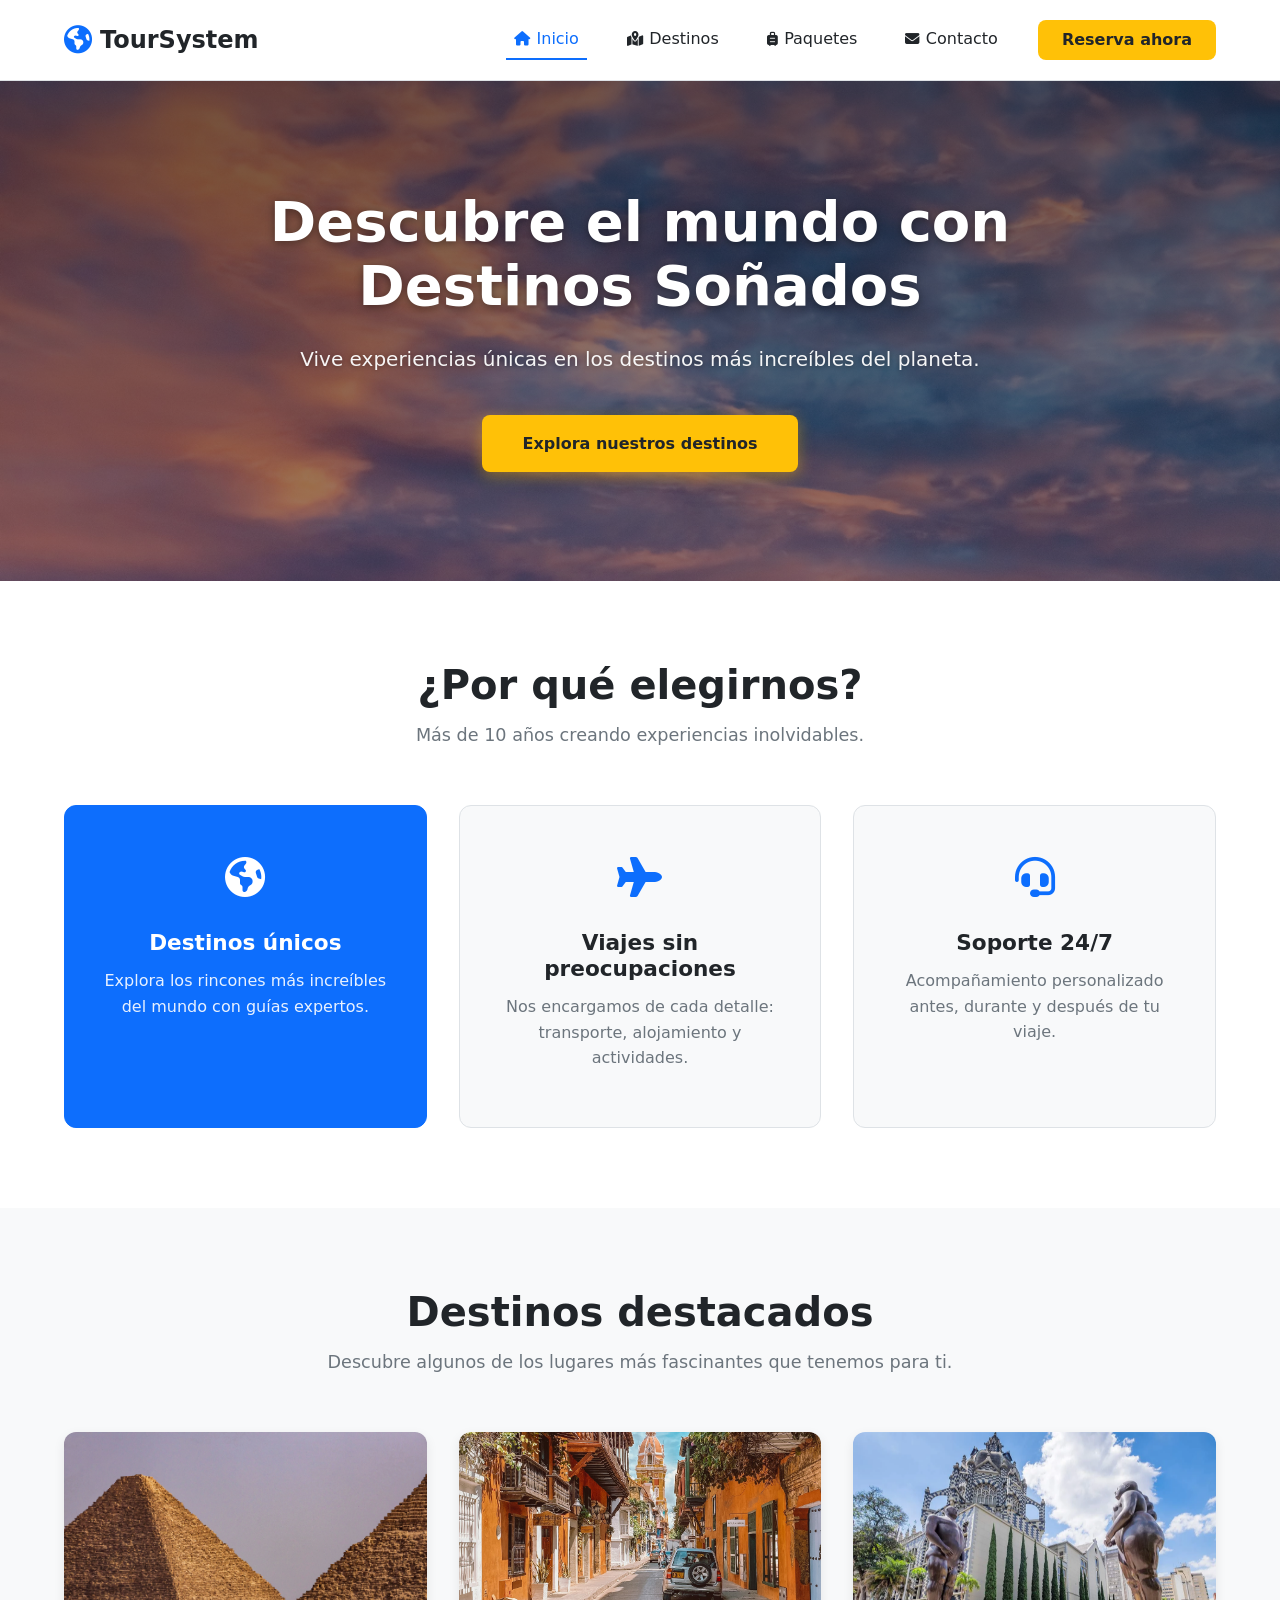
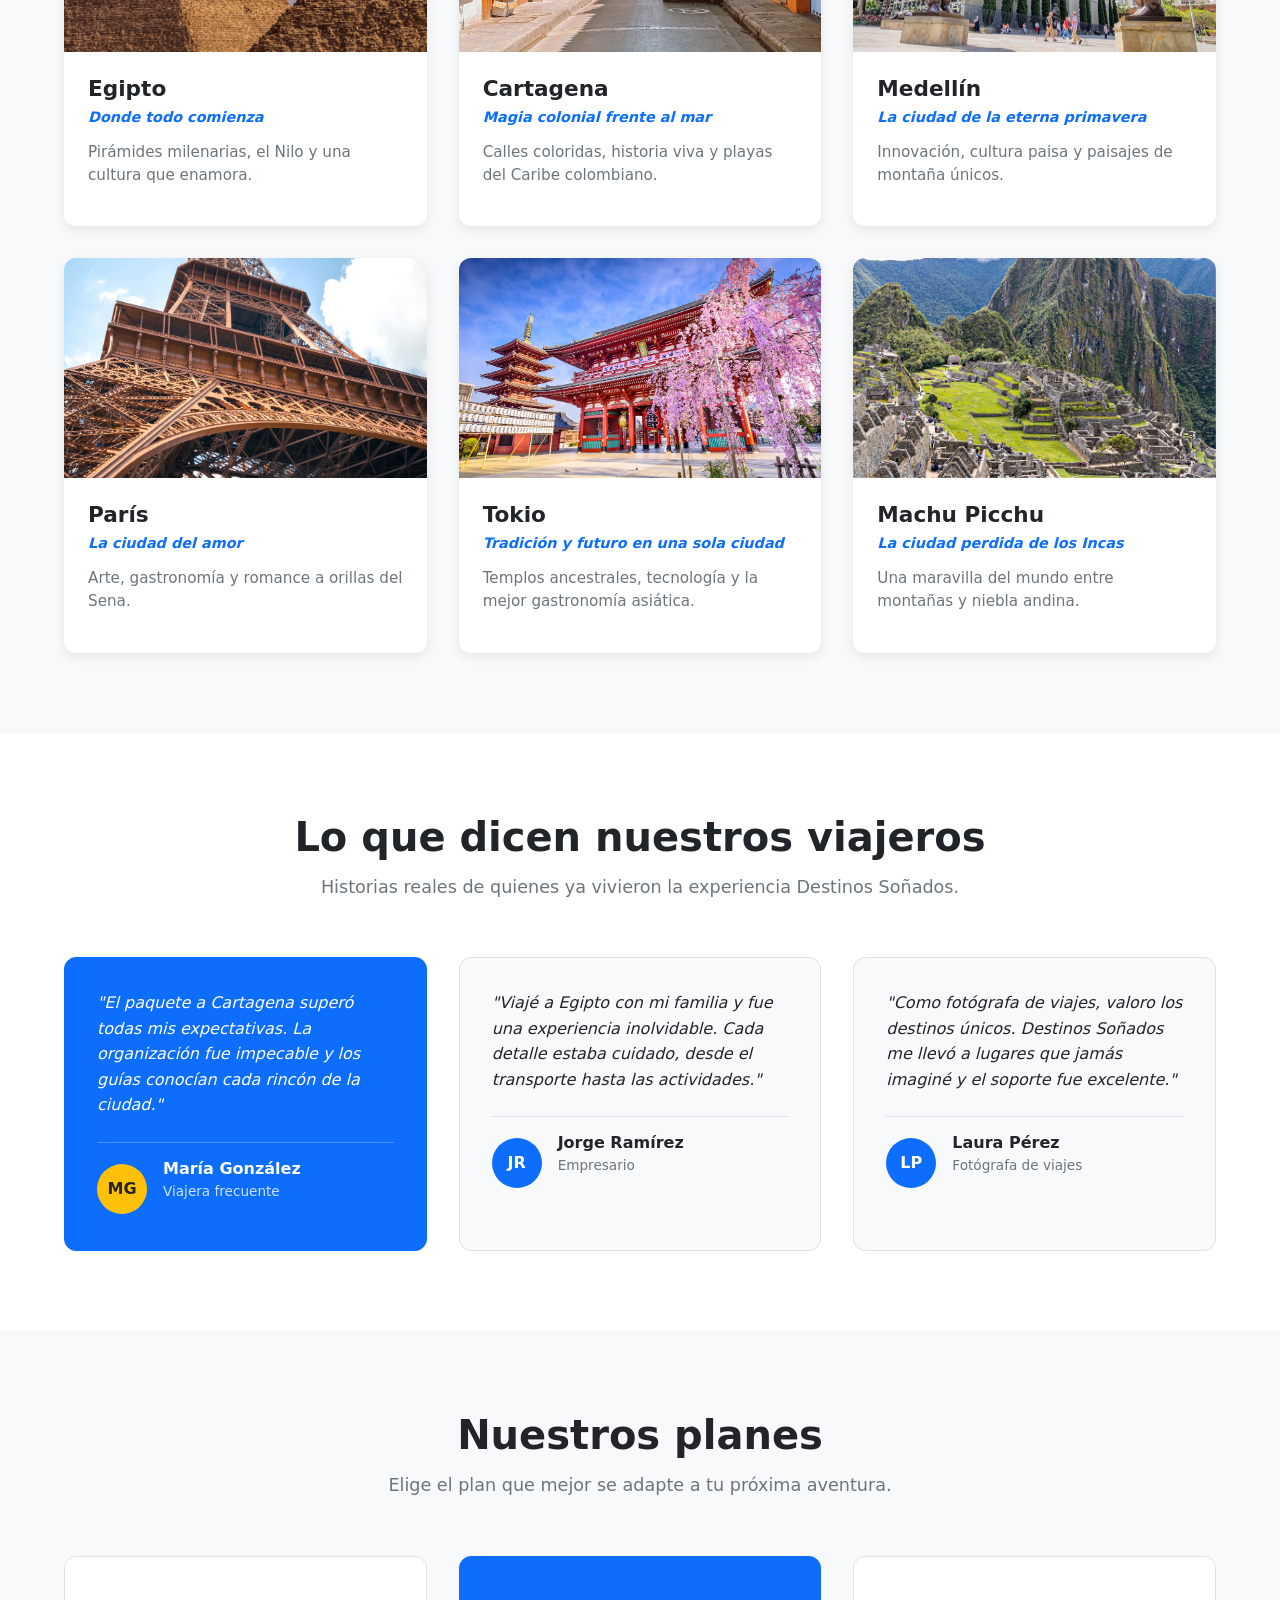
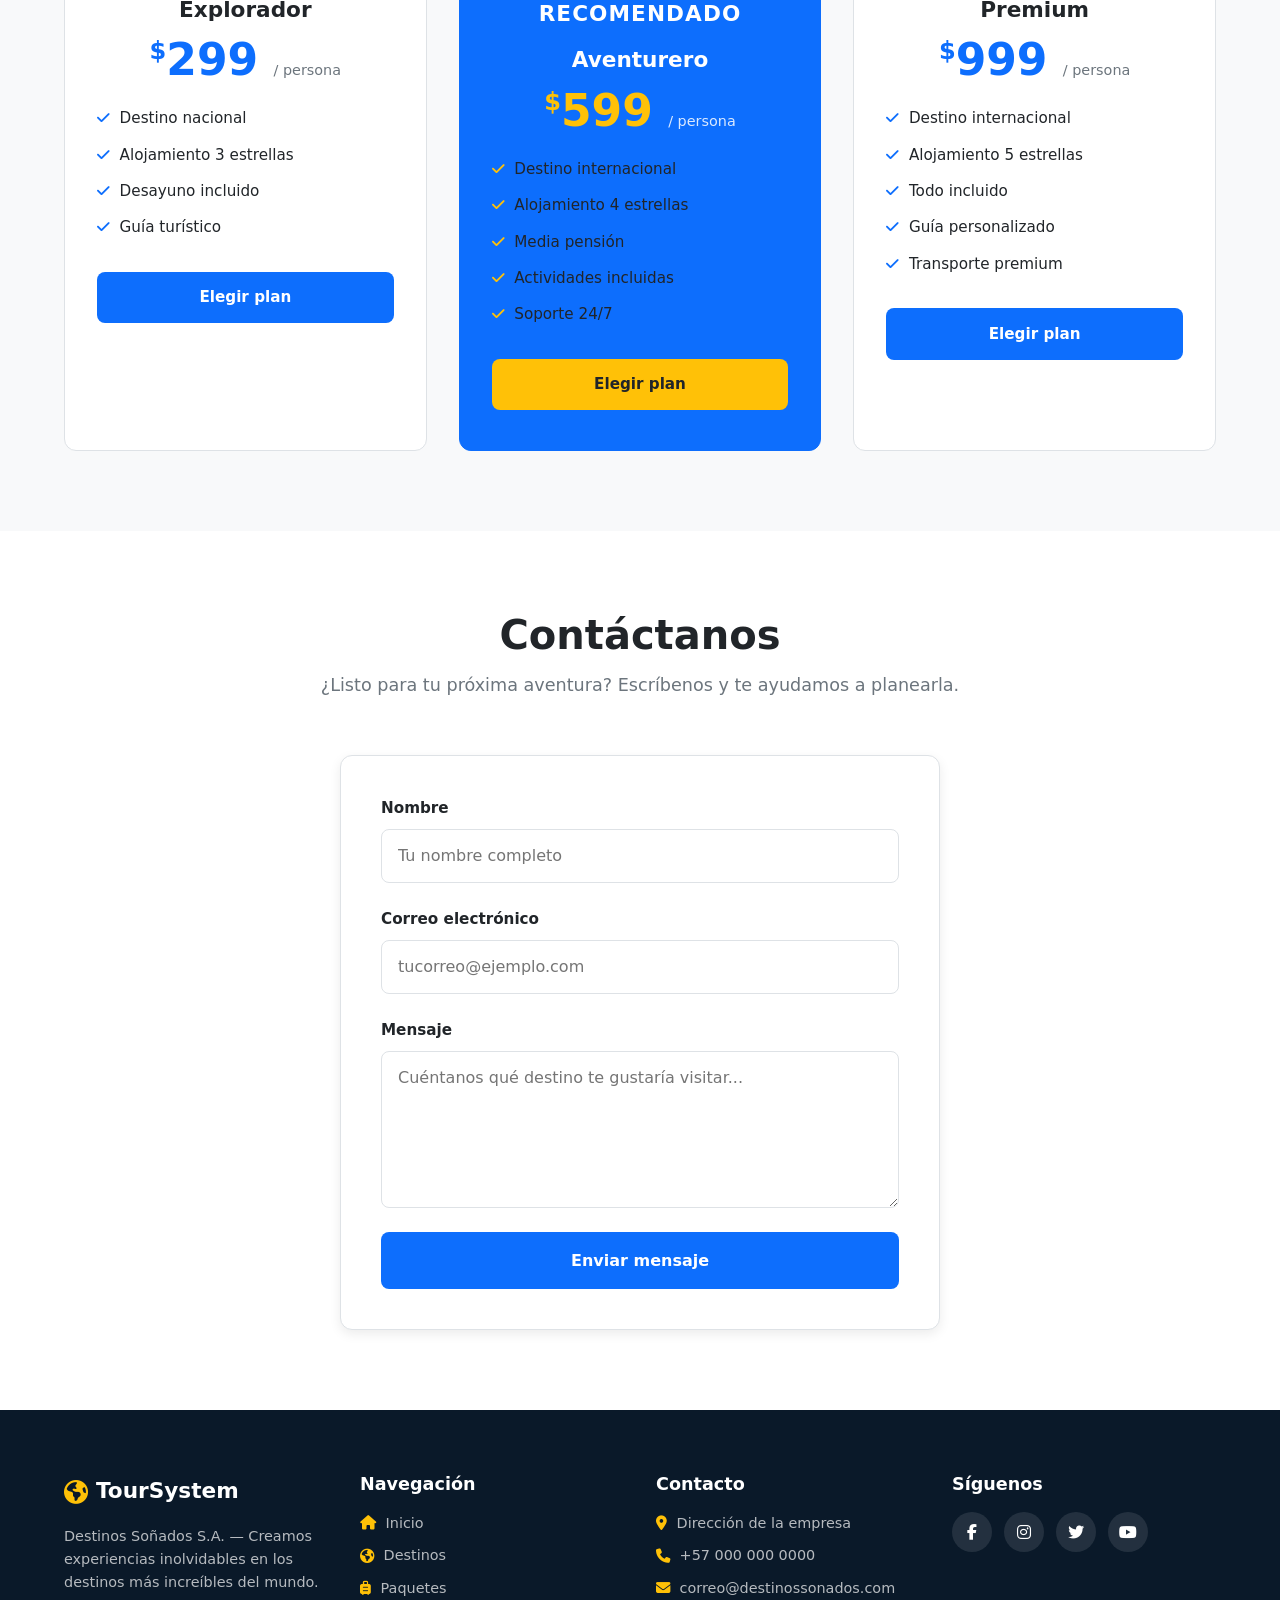
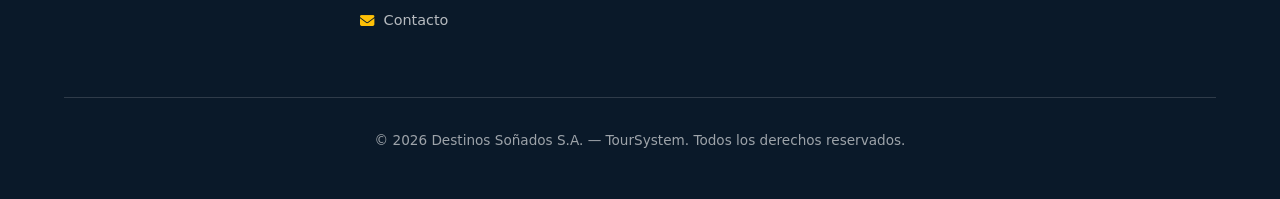
<file: index.html>
<!DOCTYPE html>
<html lang="es">
<head>
    <meta charset="UTF-8">
    <meta name="viewport" content="width=device-width, initial-scale=1.0">
    <title>TourSystem | Destinos Soñados S.A.</title>

    <!-- Bootstrap CSS v5.3.8 -->
    <link href="https://cdn.jsdelivr.net/npm/bootstrap@5.3.8/dist/css/bootstrap.min.css"
        rel="stylesheet"
        integrity="sha384-sRIl4kxILFvY47J16cr9ZwB07vP4J8+LH7qKQnuqkuIAvNWLzeN8tE5YBujZqJLB"
        crossorigin="anonymous"/>

    <!-- Font Awesome (iconos por CDN) -->
    <link rel="stylesheet"href="https://cdnjs.cloudflare.com/ajax/libs/font-awesome/6.5.1/css/all.min.css"/>

    <!-- CSS propio -->
    <link rel="stylesheet" href="css/styles.css" />
</head>
<body>

    <!-- ===================== HEADER ===================== -->
    <header class="header">
        <div class="header__container">

            <!-- Logo -->
            <a href="#" class="header__logo">
                <i class="fa-solid fa-earth-americas header__logo-icon"></i> <!-- Cambiar a Futuro -->
                <span class="header__logo-text">TourSystem</span>
            </a>

            <!-- Navegación -->
            <nav class="header__nav">
                <ul class="header__nav-list">
                    <li class="header__nav-item">
                        <a href="#" class="header__nav-link header__nav-link--active">
                            <i class="fa-solid fa-house header__nav-icon"></i>
                            Inicio
                        </a>
                    </li>
                    <li class="header__nav-item">
                        <a href="#" class="header__nav-link">
                            <i class="fa-solid fa-map-location-dot header__nav-icon"></i>
                            Destinos
                        </a>
                    </li>
                    <li class="header__nav-item">
                        <a href="#" class="header__nav-link">
                            <i class="fa-solid fa-suitcase-rolling header__nav-icon"></i>
                            Paquetes
                        </a>
                    </li>
                    <li class="header__nav-item">
                        <a href="#" class="header__nav-link">
                            <i class="fa-solid fa-envelope header__nav-icon"></i>
                            Contacto
                        </a>
                    </li>
                </ul>
            </nav>

            <!-- Botón CTA -->
            <a href="#" class="header__cta">Reserva ahora</a>

        </div>
    </header>

    <!-- ===================== HERO ===================== -->
    <section class="hero">
        <div class="hero__container">

            <!-- Título principal -->
            <h1 class="hero__title">Descubre el mundo con Destinos Soñados</h1>

            <!-- Subtítulo -->
            <p class="hero__subtitle">
                Vive experiencias únicas en los destinos más increíbles del planeta.
            </p>

            <!-- Botón de acción principal -->
            <a href="#" class="hero__cta">Explora nuestros destinos</a>

        </div>
    </section>

    <!-- Bootstrap JS v5.3.8 (necesario para el carrusel) -->
    <script
        src="https://cdn.jsdelivr.net/npm/bootstrap@5.3.8/dist/js/bootstrap.bundle.min.js"
        integrity="sha384-FKyoEForCGlyvwx9Hj09JcYn3nv7wiPVlz7YYwJrWVcXK/BmnVDxM+D2scQbITxI"
        crossorigin="anonymous"
    ></script>

    <!-- ===================== FEATURES ===================== -->
    <section class="features">
        <div class="features__container">

            <h2 class="features__title">¿Por qué elegirnos?</h2>
            <p class="features__subtitle">
                Más de 10 años creando experiencias inolvidables.
            </p>

            <div class="features__grid">

                <!-- Feature 1 (destacada) -->
                <article class="feature-card feature-card--featured">
                    <div class="feature-card__icon">
                        <i class="fa-solid fa-earth-americas"></i>
                    </div>
                    <h3 class="feature-card__title">Destinos únicos</h3>
                    <p class="feature-card__description">
                        Explora los rincones más increíbles del mundo con guías expertos.
                    </p>
                </article>

                <!-- Feature 2 -->
                <article class="feature-card">
                    <div class="feature-card__icon">
                        <i class="fa-solid fa-plane"></i>
                    </div>
                    <h3 class="feature-card__title">Viajes sin preocupaciones</h3>
                    <p class="feature-card__description">
                        Nos encargamos de cada detalle: transporte, alojamiento y actividades.
                    </p>
                </article>

                <!-- Feature 3 -->
                <article class="feature-card">
                    <div class="feature-card__icon">
                        <i class="fa-solid fa-headset"></i>
                    </div>
                    <h3 class="feature-card__title">Soporte 24/7</h3>
                    <p class="feature-card__description">
                        Acompañamiento personalizado antes, durante y después de tu viaje.
                    </p>
                </article>

            </div>
        </div>
    </section>

    <!-- ===================== DESTINOS DESTACADOS ===================== -->
    <section class="destinations">
        <div class="destinations__container">

            <h2 class="destinations__title">Destinos destacados</h2>
            <p class="destinations__subtitle">
                Descubre algunos de los lugares más fascinantes que tenemos para ti.
            </p>

            <div class="destinations__grid">

                <!-- Card 1: Egipto -->
                <article class="destination-card">
                    <div id="carouselEgipto" class="carousel slide destination-card__carousel" data-bs-ride="carousel">
                        <div class="carousel-inner">
                            <div class="carousel-item active">
                                <img src="assets/images/egipto1.jpg" alt="Egipto 1" class="d-block w-100">
                            </div>
                            <div class="carousel-item">
                                <img src="assets/images/egipto2.jpg" alt="Egipto 2" class="d-block w-100">
                            </div>
                            <div class="carousel-item">
                                <img src="assets/images/egipto3.jpg" alt="Egipto 3" class="d-block w-100">
                            </div>
                        </div>
                    </div>
                    <div class="destination-card__body">
                        <h3 class="destination-card__title">Egipto</h3>
                        <p class="destination-card__tagline">Donde todo comienza</p>
                        <p class="destination-card__description">
                            Pirámides milenarias, el Nilo y una cultura que enamora.
                        </p>
                    </div>
                </article>

                <!-- Card 2: Cartagena -->
                <article class="destination-card">
                    <div id="carouselCartagena" class="carousel slide destination-card__carousel" data-bs-ride="carousel">
                        <div class="carousel-inner">
                            <div class="carousel-item active">
                                <img src="assets/images/cartagena1.jpg" alt="Cartagena 1" class="d-block w-100">
                            </div>
                            <div class="carousel-item">
                                <img src="assets/images/cartagena2.jpg" alt="Cartagena 2" class="d-block w-100">
                            </div>
                            <div class="carousel-item">
                                <img src="assets/images/cartagena3.jpg" alt="Cartagena 3" class="d-block w-100">
                            </div>
                        </div>
                    </div>
                    <div class="destination-card__body">
                        <h3 class="destination-card__title">Cartagena</h3>
                        <p class="destination-card__tagline">Magia colonial frente al mar</p>
                        <p class="destination-card__description">
                            Calles coloridas, historia viva y playas del Caribe colombiano.
                        </p>
                    </div>
                </article>

                <!-- Card 3: Medellín -->
                <article class="destination-card">
                    <div id="carouselMedellin" class="carousel slide destination-card__carousel" data-bs-ride="carousel">
                        <div class="carousel-inner">
                            <div class="carousel-item active">
                                <img src="assets/images/medellin1.jpg" alt="Medellín 1" class="d-block w-100">
                            </div>
                            <div class="carousel-item">
                                <img src="assets/images/medellin2.jpg" alt="Medellín 2" class="d-block w-100">
                            </div>
                            <div class="carousel-item">
                                <img src="assets/images/medellin3.jpg" alt="Medellín 3" class="d-block w-100">
                            </div>
                        </div>
                    </div>
                    <div class="destination-card__body">
                        <h3 class="destination-card__title">Medellín</h3>
                        <p class="destination-card__tagline">La ciudad de la eterna primavera</p>
                        <p class="destination-card__description">
                            Innovación, cultura paisa y paisajes de montaña únicos.
                        </p>
                    </div>
                </article>

                <!-- Card 4: París -->
                <article class="destination-card">
                    <div id="carouselParis" class="carousel slide destination-card__carousel" data-bs-ride="carousel">
                        <div class="carousel-inner">
                            <div class="carousel-item active">
                                <img src="assets/images/paris1.jpg" alt="París 1" class="d-block w-100">
                            </div>
                            <div class="carousel-item">
                                <img src="assets/images/paris2.jpg" alt="París 2" class="d-block w-100">
                            </div>
                            <div class="carousel-item">
                                <img src="assets/images/paris3.jpg" alt="París 3" class="d-block w-100">
                            </div>
                        </div>
                    </div>
                    <div class="destination-card__body">
                        <h3 class="destination-card__title">París</h3>
                        <p class="destination-card__tagline">La ciudad del amor</p>
                        <p class="destination-card__description">
                            Arte, gastronomía y romance a orillas del Sena.
                        </p>
                    </div>
                </article>

                <!-- Card 5: Tokio -->
                <article class="destination-card">
                    <div id="carouselTokio" class="carousel slide destination-card__carousel" data-bs-ride="carousel">
                        <div class="carousel-inner">
                            <div class="carousel-item active">
                                <img src="assets/images/tokyo1.jpg" alt="Tokio 1" class="d-block w-100">
                            </div>
                            <div class="carousel-item">
                                <img src="assets/images/tokyo2.jpg" alt="Tokio 2" class="d-block w-100">
                            </div>
                            <div class="carousel-item">
                                <img src="assets/images/tokyo3.jpg" alt="Tokio 3" class="d-block w-100">
                            </div>
                        </div>
                    </div>
                    <div class="destination-card__body">
                        <h3 class="destination-card__title">Tokio</h3>
                        <p class="destination-card__tagline">Tradición y futuro en una sola ciudad</p>
                        <p class="destination-card__description">
                            Templos ancestrales, tecnología y la mejor gastronomía asiática.
                        </p>
                    </div>
                </article>

                <!-- Card 6: Machu Picchu -->
                <article class="destination-card">
                    <div id="carouselMachu" class="carousel slide destination-card__carousel" data-bs-ride="carousel">
                        <div class="carousel-inner">
                            <div class="carousel-item active">
                                <img src="assets/images/machu1.jpg" alt="Machu Picchu 1" class="d-block w-100">
                            </div>
                            <div class="carousel-item">
                                <img src="assets/images/machu2.jpg" alt="Machu Picchu 2" class="d-block w-100">
                            </div>
                            <div class="carousel-item">
                                <img src="assets/images/machu3.jpg" alt="Machu Picchu 3" class="d-block w-100">
                            </div>
                        </div>
                    </div>
                    <div class="destination-card__body">
                        <h3 class="destination-card__title">Machu Picchu</h3>
                        <p class="destination-card__tagline">La ciudad perdida de los Incas</p>
                        <p class="destination-card__description">
                            Una maravilla del mundo entre montañas y niebla andina.
                        </p>
                    </div>
                </article>

            </div>
        </div>
    </section>

    <!-- ===================== TESTIMONIALS ===================== -->
    <section class="testimonials">
        <div class="testimonials__container">

            <h2 class="testimonials__title">Lo que dicen nuestros viajeros</h2>
            <p class="testimonials__subtitle">
                Historias reales de quienes ya vivieron la experiencia Destinos Soñados.
            </p>

            <div class="testimonials__grid">

                <!-- Testimonio 1 (destacado) -->
                <article class="testimonial-card testimonial-card--featured">
                    <p class="testimonial-card__quote">
                        "El paquete a Cartagena superó todas mis expectativas. La organización fue impecable y los guías conocían cada rincón de la ciudad."
                    </p>
                    <div class="testimonial-card__author">
                        <div class="testimonial-card__avatar">MG</div>
                        <div class="testimonial-card__info">
                            <h3 class="testimonial-card__name">María González</h3>
                            <p class="testimonial-card__role">Viajera frecuente</p>
                        </div>
                    </div>
                </article>

                <!-- Testimonio 2 -->
                <article class="testimonial-card">
                    <p class="testimonial-card__quote">
                        "Viajé a Egipto con mi familia y fue una experiencia inolvidable. Cada detalle estaba cuidado, desde el transporte hasta las actividades."
                    </p>
                    <div class="testimonial-card__author">
                        <div class="testimonial-card__avatar">JR</div>
                        <div class="testimonial-card__info">
                            <h3 class="testimonial-card__name">Jorge Ramírez</h3>
                            <p class="testimonial-card__role">Empresario</p>
                        </div>
                    </div>
                </article>

                <!-- Testimonio 3 -->
                <article class="testimonial-card">
                    <p class="testimonial-card__quote">
                        "Como fotógrafa de viajes, valoro los destinos únicos. Destinos Soñados me llevó a lugares que jamás imaginé y el soporte fue excelente."
                    </p>
                    <div class="testimonial-card__author">
                        <div class="testimonial-card__avatar">LP</div>
                        <div class="testimonial-card__info">
                            <h3 class="testimonial-card__name">Laura Pérez</h3>
                            <p class="testimonial-card__role">Fotógrafa de viajes</p>
                        </div>
                    </div>
                </article>

            </div>
        </div>
    </section>

    <!-- ===================== PRICING ===================== -->
    <section class="pricing">
        <div class="pricing__container">

            <h2 class="pricing__title">Nuestros planes</h2>
            <p class="pricing__subtitle">
                Elige el plan que mejor se adapte a tu próxima aventura.
            </p>

            <div class="pricing__grid">

                <!-- Plan 1: Básico -->
                <article class="pricing-card">
                    <h3 class="pricing-card__name">Explorador</h3>
                    <p class="pricing-card__price">
                        <span class="pricing-card__currency">$</span>299
                        <span class="pricing-card__period">/ persona</span>
                    </p>
                    <ul class="pricing-card__features">
                        <li class="pricing-card__feature">
                            <i class="fa-solid fa-check pricing-card__icon"></i>
                            Destino nacional
                        </li>
                        <li class="pricing-card__feature">
                            <i class="fa-solid fa-check pricing-card__icon"></i>
                            Alojamiento 3 estrellas
                        </li>
                        <li class="pricing-card__feature">
                            <i class="fa-solid fa-check pricing-card__icon"></i>
                            Desayuno incluido
                        </li>
                        <li class="pricing-card__feature">
                            <i class="fa-solid fa-check pricing-card__icon"></i>
                            Guía turístico
                        </li>
                    </ul>
                    <a href="#" class="pricing-card__cta">Elegir plan</a>
                </article>

                <!-- Plan 2: Destacado -->
                <article class="pricing-card pricing-card--featured">
                    <p class="pricing-card__badge">Recomendado</p>
                    <h3 class="pricing-card__name">Aventurero</h3>
                    <p class="pricing-card__price">
                        <span class="pricing-card__currency">$</span>599
                        <span class="pricing-card__period">/ persona</span>
                    </p>
                    <ul class="pricing-card__features">
                        <li class="pricing-card__feature">
                            <i class="fa-solid fa-check pricing-card__icon"></i>
                            Destino internacional
                        </li>
                        <li class="pricing-card__feature">
                            <i class="fa-solid fa-check pricing-card__icon"></i>
                            Alojamiento 4 estrellas
                        </li>
                        <li class="pricing-card__feature">
                            <i class="fa-solid fa-check pricing-card__icon"></i>
                            Media pensión
                        </li>
                        <li class="pricing-card__feature">
                            <i class="fa-solid fa-check pricing-card__icon"></i>
                            Actividades incluidas
                        </li>
                        <li class="pricing-card__feature">
                            <i class="fa-solid fa-check pricing-card__icon"></i>
                            Soporte 24/7
                        </li>
                    </ul>
                    <a href="#" class="pricing-card__cta">Elegir plan</a>
                </article>

                <!-- Plan 3: Premium -->
                <article class="pricing-card">
                    <h3 class="pricing-card__name">Premium</h3>
                    <p class="pricing-card__price">
                        <span class="pricing-card__currency">$</span>999
                        <span class="pricing-card__period">/ persona</span>
                    </p>
                    <ul class="pricing-card__features">
                        <li class="pricing-card__feature">
                            <i class="fa-solid fa-check pricing-card__icon"></i>
                            Destino internacional
                        </li>
                        <li class="pricing-card__feature">
                            <i class="fa-solid fa-check pricing-card__icon"></i>
                            Alojamiento 5 estrellas
                        </li>
                        <li class="pricing-card__feature">
                            <i class="fa-solid fa-check pricing-card__icon"></i>
                            Todo incluido
                        </li>
                        <li class="pricing-card__feature">
                            <i class="fa-solid fa-check pricing-card__icon"></i>
                            Guía personalizado
                        </li>
                        <li class="pricing-card__feature">
                            <i class="fa-solid fa-check pricing-card__icon"></i>
                            Transporte premium
                        </li>
                    </ul>
                    <a href="#" class="pricing-card__cta">Elegir plan</a>
                </article>

            </div>
        </div>
    </section>

    <!-- ===================== CONTACT FORM ===================== -->
    <section class="contact">
        <div class="contact__container">

            <h2 class="contact__title">Contáctanos</h2>
            <p class="contact__subtitle">
                ¿Listo para tu próxima aventura? Escríbenos y te ayudamos a planearla.
            </p>

            <form class="contact__form">

                <!-- Campo: Nombre -->
                <div class="contact__field">
                    <label for="nombre" class="contact__label">Nombre</label>
                    <input 
                        type="text" 
                        id="nombre" 
                        name="nombre" 
                        class="contact__input" 
                        placeholder="Tu nombre completo" 
                        required
                    >
                </div>

                <!-- Campo: Email -->
                <div class="contact__field">
                    <label for="email" class="contact__label">Correo electrónico</label>
                    <input 
                        type="email" 
                        id="email" 
                        name="email" 
                        class="contact__input" 
                        placeholder="tucorreo@ejemplo.com" 
                        required
                    >
                </div>

                <!-- Campo: Mensaje -->
                <div class="contact__field">
                    <label for="mensaje" class="contact__label">Mensaje</label>
                    <textarea 
                        id="mensaje" 
                        name="mensaje" 
                        class="contact__textarea" 
                        rows="5" 
                        placeholder="Cuéntanos qué destino te gustaría visitar..." 
                        required
                    ></textarea>
                </div>

                <!-- Botón de envío -->
                <button type="submit" class="contact__submit">Enviar mensaje</button>

            </form>
        </div>
    </section>

        <!-- ===================== FOOTER ===================== -->
    <footer class="footer">
        <div class="footer__container">

            <div class="footer__grid">

                <!-- Columna 1: Logo + descripción -->
                <div class="footer__column">
                    <a href="#" class="footer__logo">
                        <i class="fa-solid fa-earth-americas footer__logo-icon"></i>
                        <span class="footer__logo-text">TourSystem</span>
                    </a>
                    <p class="footer__description">
                        Destinos Soñados S.A. — Creamos experiencias inolvidables en los destinos más increíbles del mundo.
                    </p>
                </div>

                <!-- Columna 2: Enlaces de navegación -->
                <div class="footer__column">
                    <h3 class="footer__heading">Navegación</h3>
                        <ul class="footer__list">
                            <li class="footer__item">
                                <i class="fa-solid fa-house footer__icon"></i>
                                <a href="#" class="footer__link">Inicio</a>
                            </li>
                            <li class="footer__item">
                                <i class="fa-solid fa-earth-americas footer__icon"></i>
                                <a href="#" class="footer__link">Destinos</a>
                            </li>
                            <li class="footer__item">
                                <i class="fa-solid fa-suitcase-rolling footer__icon"></i>
                                <a href="#" class="footer__link">Paquetes</a>
                            </li>
                            <li class="footer__item">
                                <i class="fa-solid fa-envelope footer__icon"></i>
                                <a href="#" class="footer__link">Contacto</a>
                            </li>
                    </ul>
                </div>

                <!-- Columna 3: Información de contacto -->
                <div class="footer__column">
                    <h3 class="footer__heading">Contacto</h3>
                    <ul class="footer__list">
                        <li class="footer__item">
                            <i class="fa-solid fa-location-dot footer__icon"></i>
                            <span class="footer__text">Dirección de la empresa</span>
                        </li>
                        <li class="footer__item">
                            <i class="fa-solid fa-phone footer__icon"></i>
                            <span class="footer__text">+57 000 000 0000</span>
                        </li>
                        <li class="footer__item">
                            <i class="fa-solid fa-envelope footer__icon"></i>
                            <span class="footer__text">correo@destinossonados.com</span>
                        </li>
                    </ul>
                </div>

                <!-- Columna 4: Redes sociales -->
                <div class="footer__column">
                    <h3 class="footer__heading">Síguenos</h3>
                    <div class="footer__social">
                        <a href="#" class="footer__social-link">
                            <i class="fa-brands fa-facebook-f"></i>
                        </a>
                        <a href="#" class="footer__social-link">
                            <i class="fa-brands fa-instagram"></i>
                        </a>
                        <a href="#" class="footer__social-link">
                            <i class="fa-brands fa-twitter"></i>
                        </a>
                        <a href="#" class="footer__social-link">
                            <i class="fa-brands fa-youtube"></i>
                        </a>
                    </div>
                </div>

            </div>

            <!-- Copyright -->
            <div class="footer__bottom">
                <p class="footer__copyright">
                    &copy; 2026 Destinos Soñados S.A. — TourSystem. Todos los derechos reservados.
                </p>
            </div>

        </div>
    </footer>
</body>
</html>
</file>
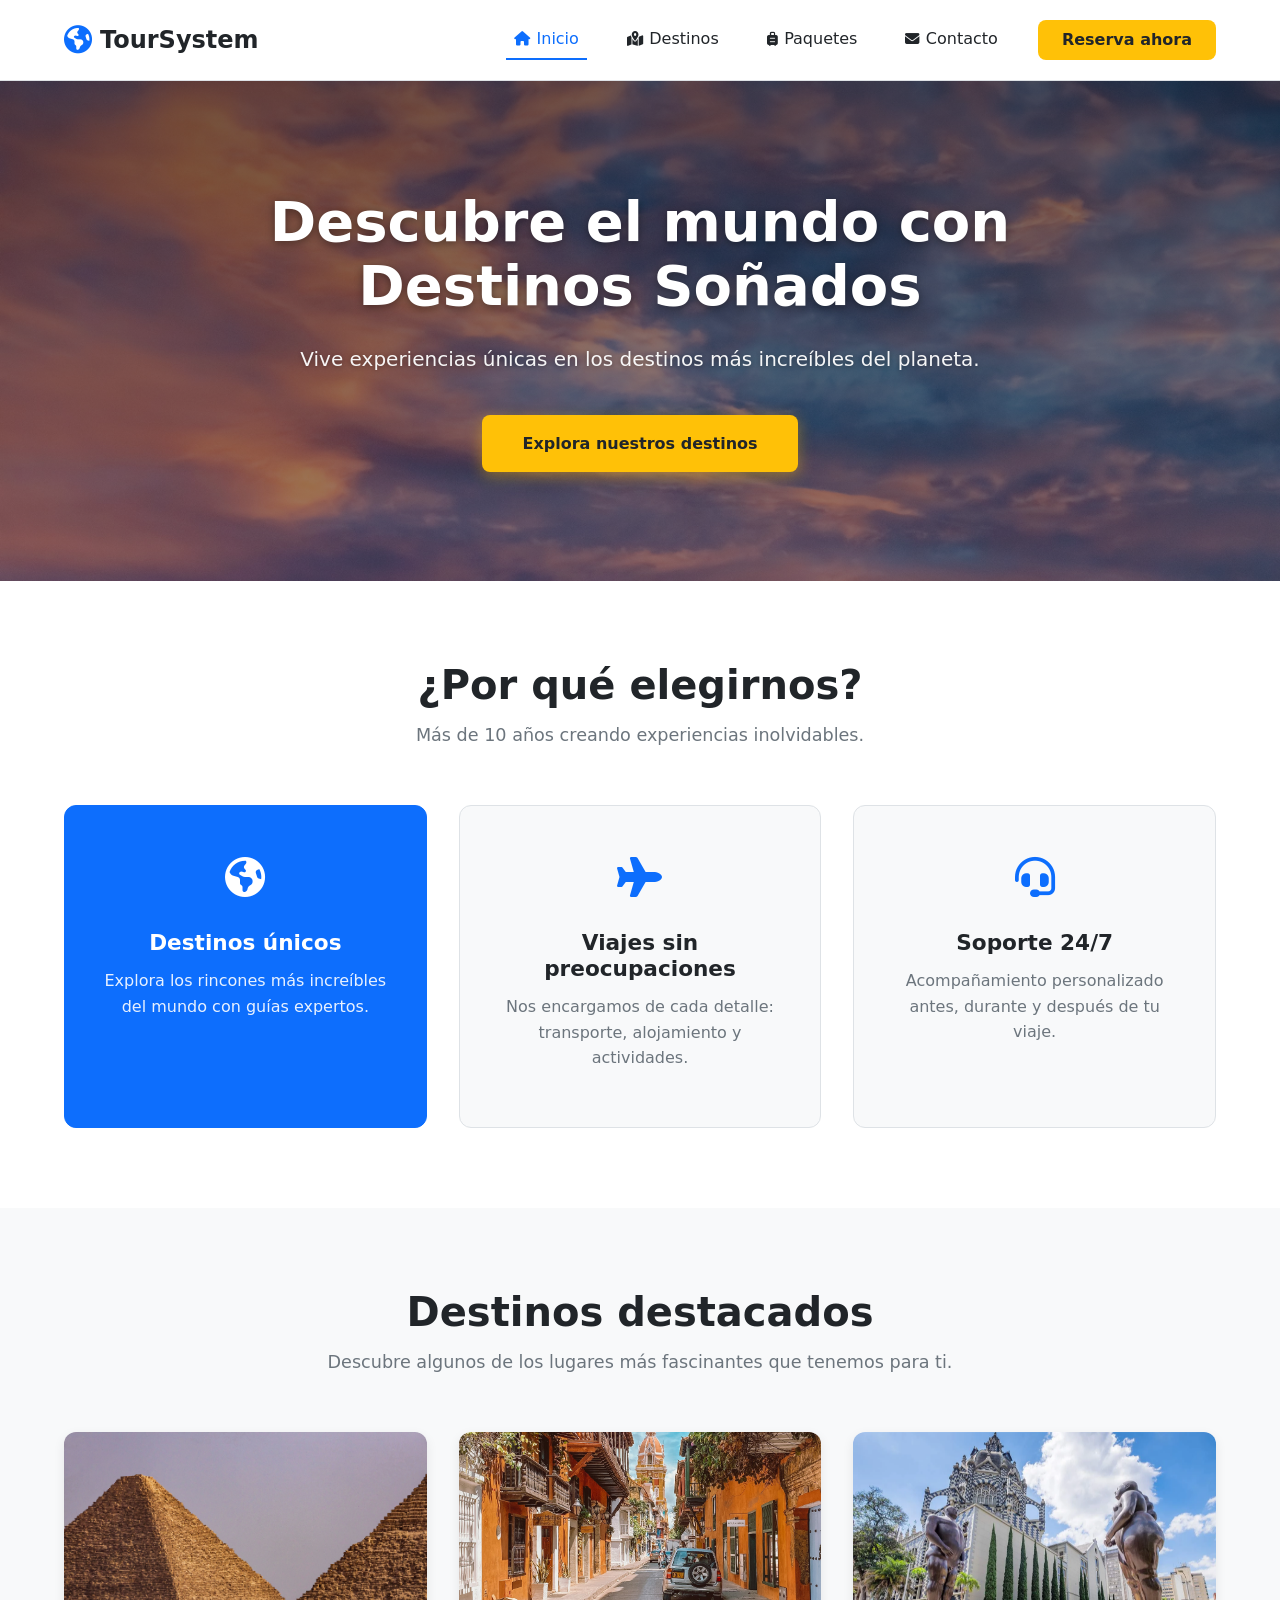
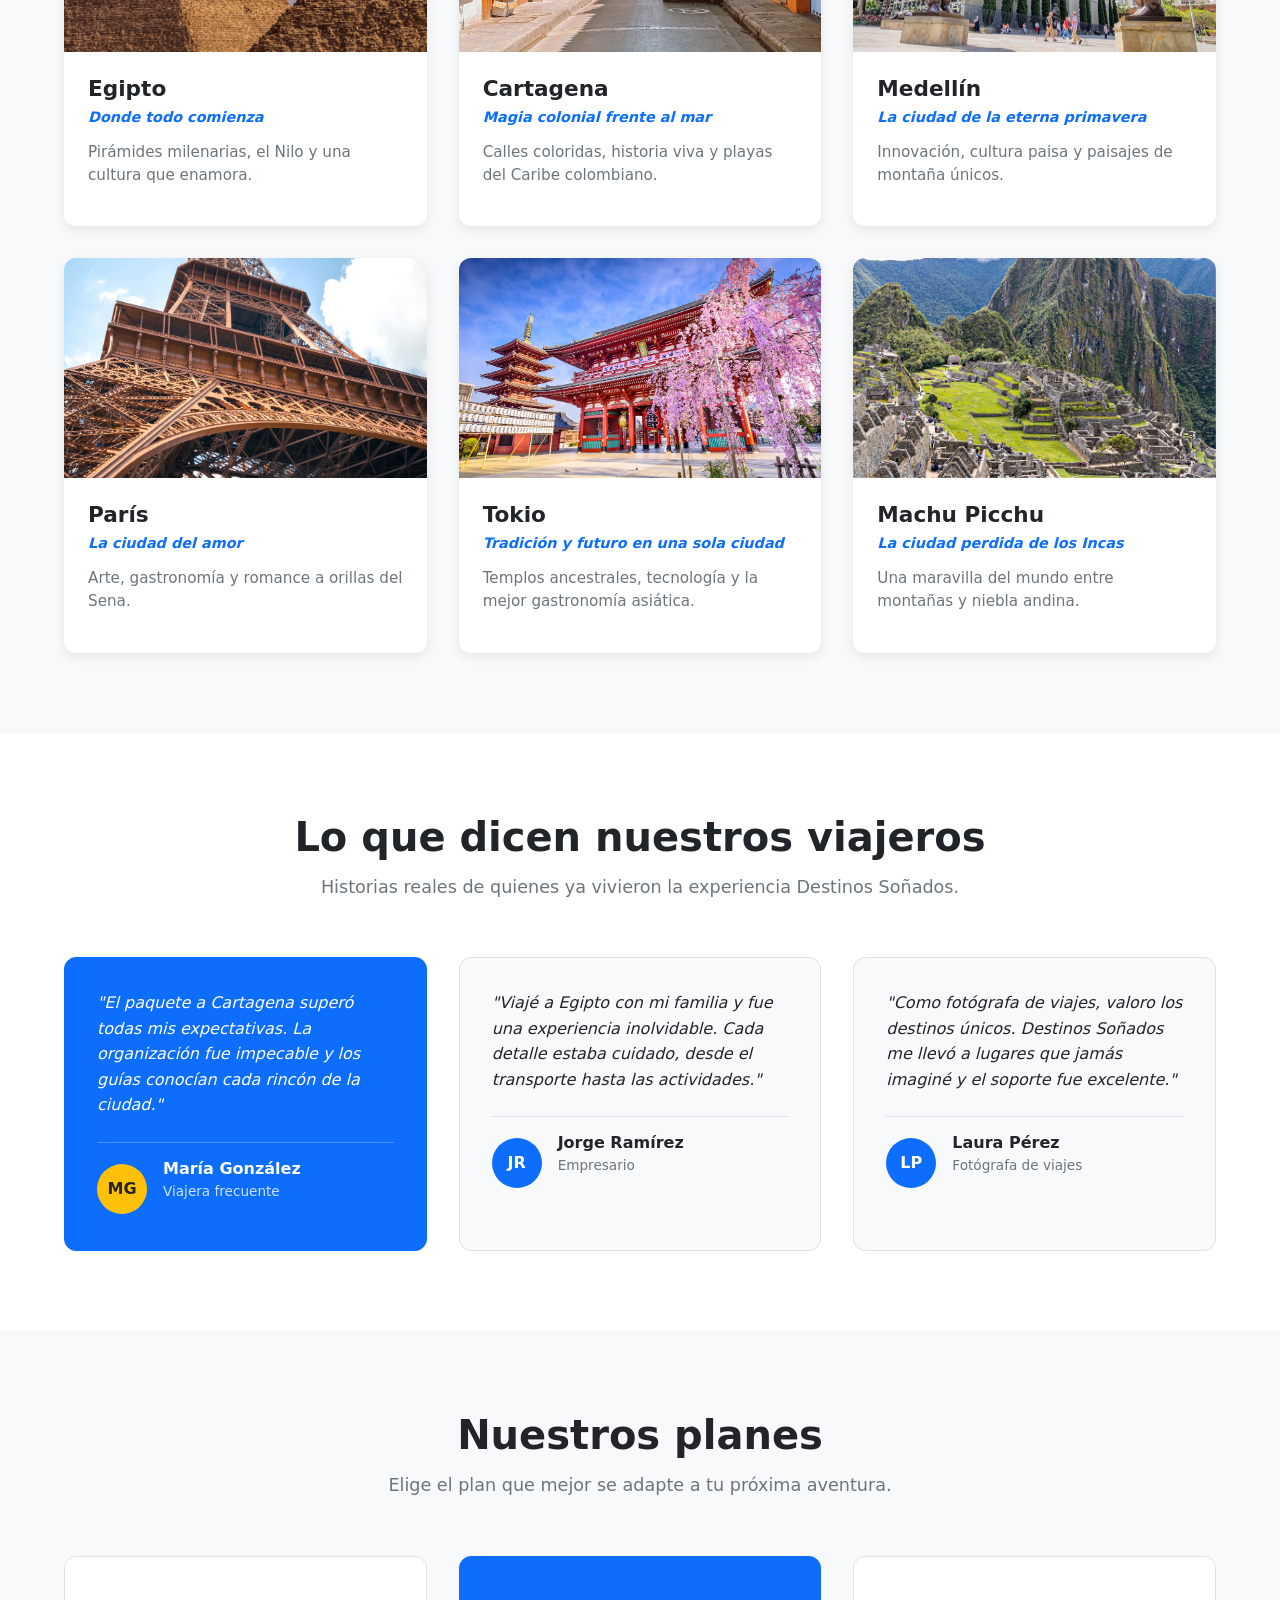
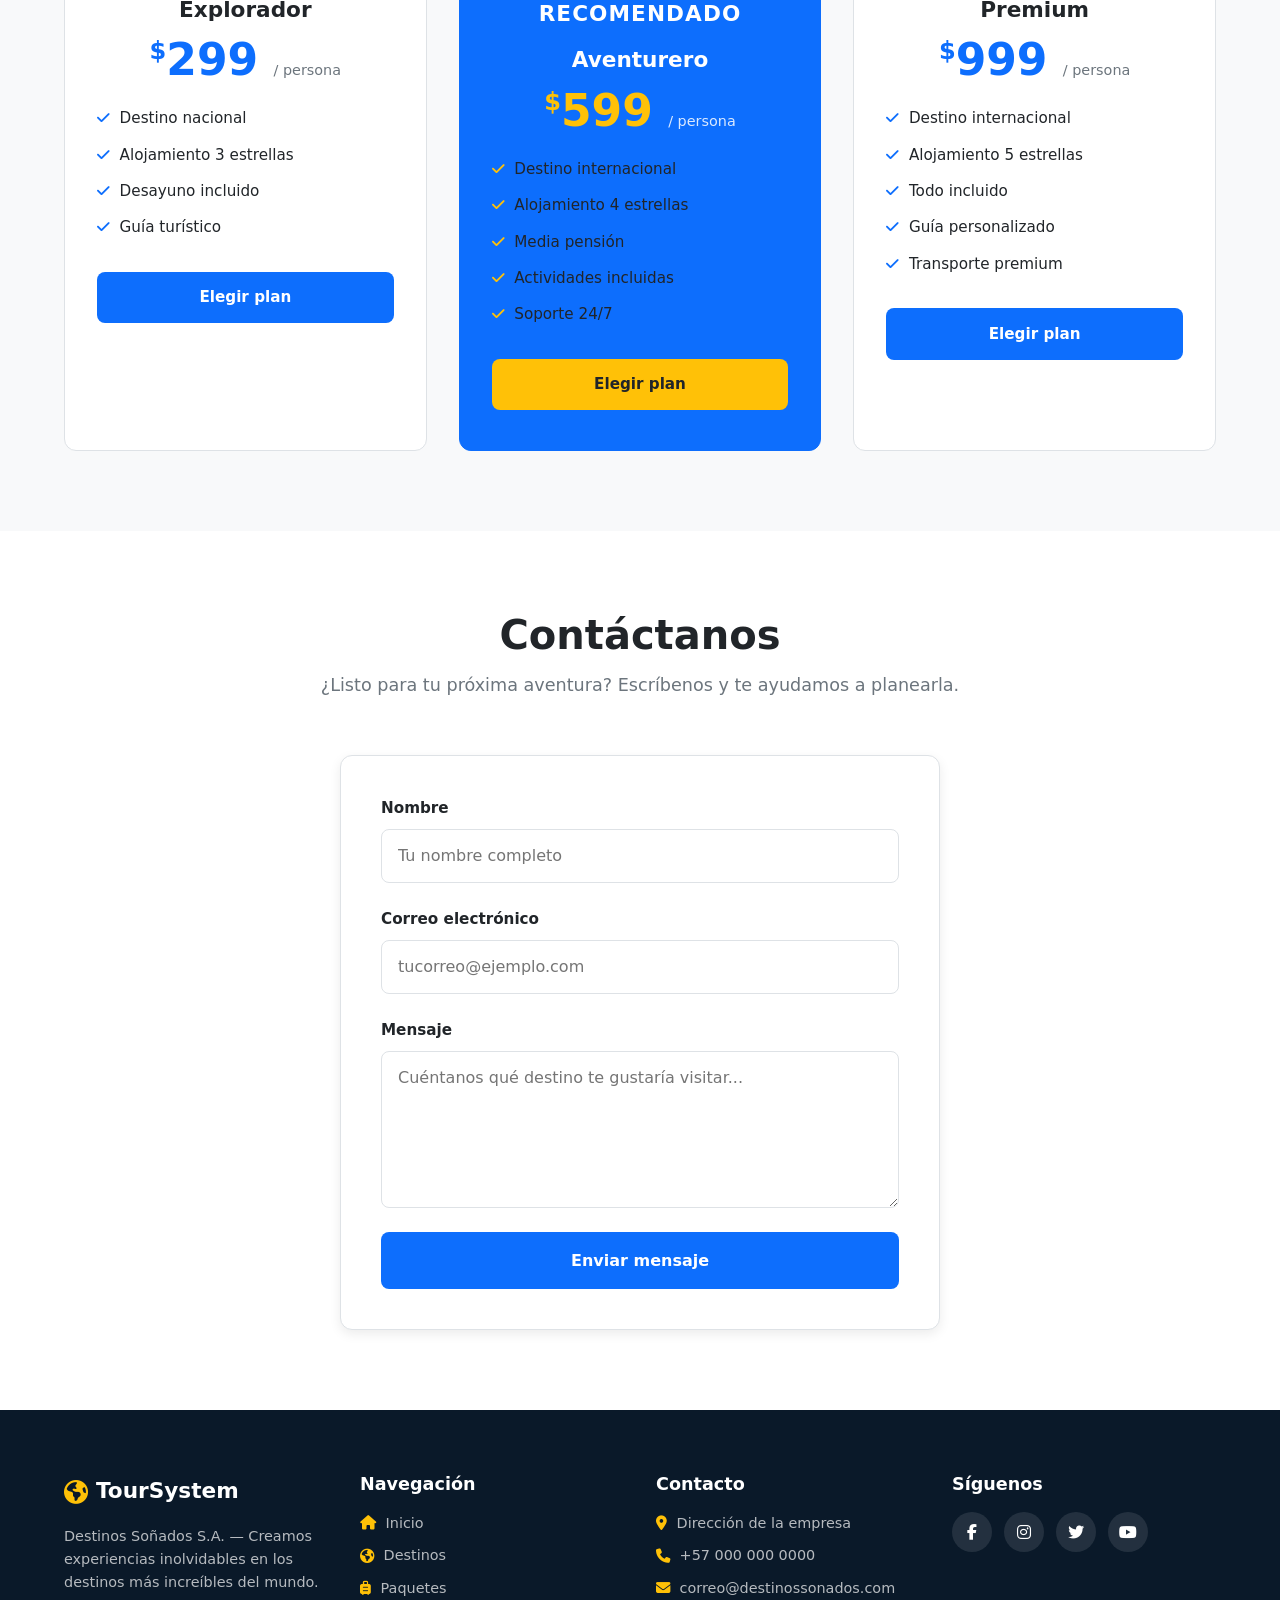
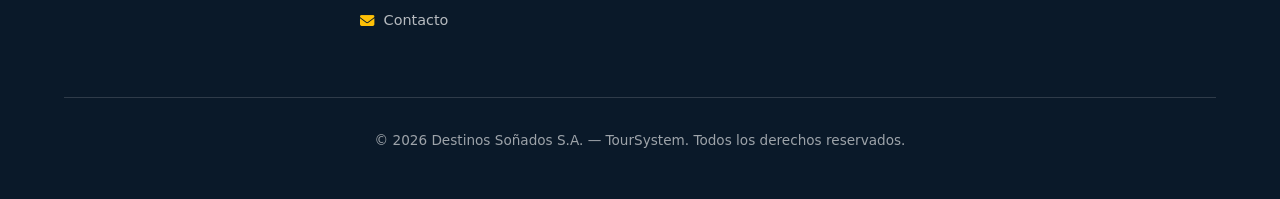
<file: html/index.html>
<!DOCTYPE html>
<html lang="es">
<head>
    <meta charset="UTF-8">
    <meta name="viewport" content="width=device-width, initial-scale=1.0">
    <title>TourSystem | Destinos Soñados S.A.</title>

    <!-- Bootstrap CSS v5.3.8 -->
    <link href="https://cdn.jsdelivr.net/npm/bootstrap@5.3.8/dist/css/bootstrap.min.css"
        rel="stylesheet"
        integrity="sha384-sRIl4kxILFvY47J16cr9ZwB07vP4J8+LH7qKQnuqkuIAvNWLzeN8tE5YBujZqJLB"
        crossorigin="anonymous"/>

    <!-- Font Awesome (iconos por CDN) -->
    <link rel="stylesheet"href="https://cdnjs.cloudflare.com/ajax/libs/font-awesome/6.5.1/css/all.min.css"/>

    <!-- CSS propio -->
    <link rel="stylesheet" href="../css/styles.css" />
</head>
<body>

    <!-- ===================== HEADER ===================== -->
    <header class="header">
        <div class="header__container">

            <!-- Logo -->
            <a href="#" class="header__logo">
                <i class="fa-solid fa-earth-americas header__logo-icon"></i> <!-- Cambiar a Futuro -->
                <span class="header__logo-text">TourSystem</span>
            </a>

            <!-- Navegación -->
            <nav class="header__nav">
                <ul class="header__nav-list">
                    <li class="header__nav-item">
                        <a href="#" class="header__nav-link header__nav-link--active">
                            <i class="fa-solid fa-house header__nav-icon"></i>
                            Inicio
                        </a>
                    </li>
                    <li class="header__nav-item">
                        <a href="#" class="header__nav-link">
                            <i class="fa-solid fa-map-location-dot header__nav-icon"></i>
                            Destinos
                        </a>
                    </li>
                    <li class="header__nav-item">
                        <a href="#" class="header__nav-link">
                            <i class="fa-solid fa-suitcase-rolling header__nav-icon"></i>
                            Paquetes
                        </a>
                    </li>
                    <li class="header__nav-item">
                        <a href="#" class="header__nav-link">
                            <i class="fa-solid fa-envelope header__nav-icon"></i>
                            Contacto
                        </a>
                    </li>
                </ul>
            </nav>

            <!-- Botón CTA -->
            <a href="#" class="header__cta">Reserva ahora</a>

        </div>
    </header>

    <!-- ===================== HERO ===================== -->
    <section class="hero">
        <div class="hero__container">

            <!-- Título principal -->
            <h1 class="hero__title">Descubre el mundo con Destinos Soñados</h1>

            <!-- Subtítulo -->
            <p class="hero__subtitle">
                Vive experiencias únicas en los destinos más increíbles del planeta.
            </p>

            <!-- Botón de acción principal -->
            <a href="#" class="hero__cta">Explora nuestros destinos</a>

        </div>
    </section>

    <!-- Bootstrap JS v5.3.8 (necesario para el carrusel) -->
    <script
        src="https://cdn.jsdelivr.net/npm/bootstrap@5.3.8/dist/js/bootstrap.bundle.min.js"
        integrity="sha384-FKyoEForCGlyvwx9Hj09JcYn3nv7wiPVlz7YYwJrWVcXK/BmnVDxM+D2scQbITxI"
        crossorigin="anonymous"
    ></script>

    <!-- ===================== FEATURES ===================== -->
    <section class="features">
        <div class="features__container">

            <h2 class="features__title">¿Por qué elegirnos?</h2>
            <p class="features__subtitle">
                Más de 10 años creando experiencias inolvidables.
            </p>

            <div class="features__grid">

                <!-- Feature 1 (destacada) -->
                <article class="feature-card feature-card--featured">
                    <div class="feature-card__icon">
                        <i class="fa-solid fa-earth-americas"></i>
                    </div>
                    <h3 class="feature-card__title">Destinos únicos</h3>
                    <p class="feature-card__description">
                        Explora los rincones más increíbles del mundo con guías expertos.
                    </p>
                </article>

                <!-- Feature 2 -->
                <article class="feature-card">
                    <div class="feature-card__icon">
                        <i class="fa-solid fa-plane"></i>
                    </div>
                    <h3 class="feature-card__title">Viajes sin preocupaciones</h3>
                    <p class="feature-card__description">
                        Nos encargamos de cada detalle: transporte, alojamiento y actividades.
                    </p>
                </article>

                <!-- Feature 3 -->
                <article class="feature-card">
                    <div class="feature-card__icon">
                        <i class="fa-solid fa-headset"></i>
                    </div>
                    <h3 class="feature-card__title">Soporte 24/7</h3>
                    <p class="feature-card__description">
                        Acompañamiento personalizado antes, durante y después de tu viaje.
                    </p>
                </article>

            </div>
        </div>
    </section>

    <!-- ===================== DESTINOS DESTACADOS ===================== -->
    <section class="destinations">
        <div class="destinations__container">

            <h2 class="destinations__title">Destinos destacados</h2>
            <p class="destinations__subtitle">
                Descubre algunos de los lugares más fascinantes que tenemos para ti.
            </p>

            <div class="destinations__grid">

                <!-- Card 1: Egipto -->
                <article class="destination-card">
                    <div id="carouselEgipto" class="carousel slide destination-card__carousel" data-bs-ride="carousel">
                        <div class="carousel-inner">
                            <div class="carousel-item active">
                                <img src="/assets/images/egipto1.jpg" alt="Egipto 1" class="d-block w-100">
                            </div>
                            <div class="carousel-item">
                                <img src="/assets/images/egipto2.jpg" alt="Egipto 2" class="d-block w-100">
                            </div>
                            <div class="carousel-item">
                                <img src="/assets/images/egipto3.jpg" alt="Egipto 3" class="d-block w-100">
                            </div>
                        </div>
                    </div>
                    <div class="destination-card__body">
                        <h3 class="destination-card__title">Egipto</h3>
                        <p class="destination-card__tagline">Donde todo comienza</p>
                        <p class="destination-card__description">
                            Pirámides milenarias, el Nilo y una cultura que enamora.
                        </p>
                    </div>
                </article>

                <!-- Card 2: Cartagena -->
                <article class="destination-card">
                    <div id="carouselCartagena" class="carousel slide destination-card__carousel" data-bs-ride="carousel">
                        <div class="carousel-inner">
                            <div class="carousel-item active">
                                <img src="/assets/images/cartagena1.jpg" alt="Cartagena 1" class="d-block w-100">
                            </div>
                            <div class="carousel-item">
                                <img src="/assets/images/cartagena2.jpg" alt="Cartagena 2" class="d-block w-100">
                            </div>
                            <div class="carousel-item">
                                <img src="/assets/images/cartagena3.jpg" alt="Cartagena 3" class="d-block w-100">
                            </div>
                        </div>
                    </div>
                    <div class="destination-card__body">
                        <h3 class="destination-card__title">Cartagena</h3>
                        <p class="destination-card__tagline">Magia colonial frente al mar</p>
                        <p class="destination-card__description">
                            Calles coloridas, historia viva y playas del Caribe colombiano.
                        </p>
                    </div>
                </article>

                <!-- Card 3: Medellín -->
                <article class="destination-card">
                    <div id="carouselMedellin" class="carousel slide destination-card__carousel" data-bs-ride="carousel">
                        <div class="carousel-inner">
                            <div class="carousel-item active">
                                <img src="/assets/images/medellin1.jpg" alt="Medellín 1" class="d-block w-100">
                            </div>
                            <div class="carousel-item">
                                <img src="/assets/images/medellin2.jpg" alt="Medellín 2" class="d-block w-100">
                            </div>
                            <div class="carousel-item">
                                <img src="/assets/images/medellin3.jpg" alt="Medellín 3" class="d-block w-100">
                            </div>
                        </div>
                    </div>
                    <div class="destination-card__body">
                        <h3 class="destination-card__title">Medellín</h3>
                        <p class="destination-card__tagline">La ciudad de la eterna primavera</p>
                        <p class="destination-card__description">
                            Innovación, cultura paisa y paisajes de montaña únicos.
                        </p>
                    </div>
                </article>

                <!-- Card 4: París -->
                <article class="destination-card">
                    <div id="carouselParis" class="carousel slide destination-card__carousel" data-bs-ride="carousel">
                        <div class="carousel-inner">
                            <div class="carousel-item active">
                                <img src="/assets/images/paris1.jpg" alt="París 1" class="d-block w-100">
                            </div>
                            <div class="carousel-item">
                                <img src="/assets/images/paris2.jpg" alt="París 2" class="d-block w-100">
                            </div>
                            <div class="carousel-item">
                                <img src="/assets/images/paris3.jpg" alt="París 3" class="d-block w-100">
                            </div>
                        </div>
                    </div>
                    <div class="destination-card__body">
                        <h3 class="destination-card__title">París</h3>
                        <p class="destination-card__tagline">La ciudad del amor</p>
                        <p class="destination-card__description">
                            Arte, gastronomía y romance a orillas del Sena.
                        </p>
                    </div>
                </article>

                <!-- Card 5: Tokio -->
                <article class="destination-card">
                    <div id="carouselTokio" class="carousel slide destination-card__carousel" data-bs-ride="carousel">
                        <div class="carousel-inner">
                            <div class="carousel-item active">
                                <img src="/assets/images/tokyo1.jpg" alt="Tokio 1" class="d-block w-100">
                            </div>
                            <div class="carousel-item">
                                <img src="/assets/images/tokyo2.jpg" alt="Tokio 2" class="d-block w-100">
                            </div>
                            <div class="carousel-item">
                                <img src="/assets/images/tokyo3.jpg" alt="Tokio 3" class="d-block w-100">
                            </div>
                        </div>
                    </div>
                    <div class="destination-card__body">
                        <h3 class="destination-card__title">Tokio</h3>
                        <p class="destination-card__tagline">Tradición y futuro en una sola ciudad</p>
                        <p class="destination-card__description">
                            Templos ancestrales, tecnología y la mejor gastronomía asiática.
                        </p>
                    </div>
                </article>

                <!-- Card 6: Machu Picchu -->
                <article class="destination-card">
                    <div id="carouselMachu" class="carousel slide destination-card__carousel" data-bs-ride="carousel">
                        <div class="carousel-inner">
                            <div class="carousel-item active">
                                <img src="/assets/images/machu1.jpg" alt="Machu Picchu 1" class="d-block w-100">
                            </div>
                            <div class="carousel-item">
                                <img src="/assets/images/machu2.jpg" alt="Machu Picchu 2" class="d-block w-100">
                            </div>
                            <div class="carousel-item">
                                <img src="/assets/images/machu3.jpg" alt="Machu Picchu 3" class="d-block w-100">
                            </div>
                        </div>
                    </div>
                    <div class="destination-card__body">
                        <h3 class="destination-card__title">Machu Picchu</h3>
                        <p class="destination-card__tagline">La ciudad perdida de los Incas</p>
                        <p class="destination-card__description">
                            Una maravilla del mundo entre montañas y niebla andina.
                        </p>
                    </div>
                </article>

            </div>
        </div>
    </section>

    <!-- ===================== TESTIMONIALS ===================== -->
    <section class="testimonials">
        <div class="testimonials__container">

            <h2 class="testimonials__title">Lo que dicen nuestros viajeros</h2>
            <p class="testimonials__subtitle">
                Historias reales de quienes ya vivieron la experiencia Destinos Soñados.
            </p>

            <div class="testimonials__grid">

                <!-- Testimonio 1 (destacado) -->
                <article class="testimonial-card testimonial-card--featured">
                    <p class="testimonial-card__quote">
                        "El paquete a Cartagena superó todas mis expectativas. La organización fue impecable y los guías conocían cada rincón de la ciudad."
                    </p>
                    <div class="testimonial-card__author">
                        <div class="testimonial-card__avatar">MG</div>
                        <div class="testimonial-card__info">
                            <h3 class="testimonial-card__name">María González</h3>
                            <p class="testimonial-card__role">Viajera frecuente</p>
                        </div>
                    </div>
                </article>

                <!-- Testimonio 2 -->
                <article class="testimonial-card">
                    <p class="testimonial-card__quote">
                        "Viajé a Egipto con mi familia y fue una experiencia inolvidable. Cada detalle estaba cuidado, desde el transporte hasta las actividades."
                    </p>
                    <div class="testimonial-card__author">
                        <div class="testimonial-card__avatar">JR</div>
                        <div class="testimonial-card__info">
                            <h3 class="testimonial-card__name">Jorge Ramírez</h3>
                            <p class="testimonial-card__role">Empresario</p>
                        </div>
                    </div>
                </article>

                <!-- Testimonio 3 -->
                <article class="testimonial-card">
                    <p class="testimonial-card__quote">
                        "Como fotógrafa de viajes, valoro los destinos únicos. Destinos Soñados me llevó a lugares que jamás imaginé y el soporte fue excelente."
                    </p>
                    <div class="testimonial-card__author">
                        <div class="testimonial-card__avatar">LP</div>
                        <div class="testimonial-card__info">
                            <h3 class="testimonial-card__name">Laura Pérez</h3>
                            <p class="testimonial-card__role">Fotógrafa de viajes</p>
                        </div>
                    </div>
                </article>

            </div>
        </div>
    </section>

    <!-- ===================== PRICING ===================== -->
    <section class="pricing">
        <div class="pricing__container">

            <h2 class="pricing__title">Nuestros planes</h2>
            <p class="pricing__subtitle">
                Elige el plan que mejor se adapte a tu próxima aventura.
            </p>

            <div class="pricing__grid">

                <!-- Plan 1: Básico -->
                <article class="pricing-card">
                    <h3 class="pricing-card__name">Explorador</h3>
                    <p class="pricing-card__price">
                        <span class="pricing-card__currency">$</span>299
                        <span class="pricing-card__period">/ persona</span>
                    </p>
                    <ul class="pricing-card__features">
                        <li class="pricing-card__feature">
                            <i class="fa-solid fa-check pricing-card__icon"></i>
                            Destino nacional
                        </li>
                        <li class="pricing-card__feature">
                            <i class="fa-solid fa-check pricing-card__icon"></i>
                            Alojamiento 3 estrellas
                        </li>
                        <li class="pricing-card__feature">
                            <i class="fa-solid fa-check pricing-card__icon"></i>
                            Desayuno incluido
                        </li>
                        <li class="pricing-card__feature">
                            <i class="fa-solid fa-check pricing-card__icon"></i>
                            Guía turístico
                        </li>
                    </ul>
                    <a href="#" class="pricing-card__cta">Elegir plan</a>
                </article>

                <!-- Plan 2: Destacado -->
                <article class="pricing-card pricing-card--featured">
                    <p class="pricing-card__badge">Recomendado</p>
                    <h3 class="pricing-card__name">Aventurero</h3>
                    <p class="pricing-card__price">
                        <span class="pricing-card__currency">$</span>599
                        <span class="pricing-card__period">/ persona</span>
                    </p>
                    <ul class="pricing-card__features">
                        <li class="pricing-card__feature">
                            <i class="fa-solid fa-check pricing-card__icon"></i>
                            Destino internacional
                        </li>
                        <li class="pricing-card__feature">
                            <i class="fa-solid fa-check pricing-card__icon"></i>
                            Alojamiento 4 estrellas
                        </li>
                        <li class="pricing-card__feature">
                            <i class="fa-solid fa-check pricing-card__icon"></i>
                            Media pensión
                        </li>
                        <li class="pricing-card__feature">
                            <i class="fa-solid fa-check pricing-card__icon"></i>
                            Actividades incluidas
                        </li>
                        <li class="pricing-card__feature">
                            <i class="fa-solid fa-check pricing-card__icon"></i>
                            Soporte 24/7
                        </li>
                    </ul>
                    <a href="#" class="pricing-card__cta">Elegir plan</a>
                </article>

                <!-- Plan 3: Premium -->
                <article class="pricing-card">
                    <h3 class="pricing-card__name">Premium</h3>
                    <p class="pricing-card__price">
                        <span class="pricing-card__currency">$</span>999
                        <span class="pricing-card__period">/ persona</span>
                    </p>
                    <ul class="pricing-card__features">
                        <li class="pricing-card__feature">
                            <i class="fa-solid fa-check pricing-card__icon"></i>
                            Destino internacional
                        </li>
                        <li class="pricing-card__feature">
                            <i class="fa-solid fa-check pricing-card__icon"></i>
                            Alojamiento 5 estrellas
                        </li>
                        <li class="pricing-card__feature">
                            <i class="fa-solid fa-check pricing-card__icon"></i>
                            Todo incluido
                        </li>
                        <li class="pricing-card__feature">
                            <i class="fa-solid fa-check pricing-card__icon"></i>
                            Guía personalizado
                        </li>
                        <li class="pricing-card__feature">
                            <i class="fa-solid fa-check pricing-card__icon"></i>
                            Transporte premium
                        </li>
                    </ul>
                    <a href="#" class="pricing-card__cta">Elegir plan</a>
                </article>

            </div>
        </div>
    </section>

    <!-- ===================== CONTACT FORM ===================== -->
    <section class="contact">
        <div class="contact__container">

            <h2 class="contact__title">Contáctanos</h2>
            <p class="contact__subtitle">
                ¿Listo para tu próxima aventura? Escríbenos y te ayudamos a planearla.
            </p>

            <form class="contact__form">

                <!-- Campo: Nombre -->
                <div class="contact__field">
                    <label for="nombre" class="contact__label">Nombre</label>
                    <input 
                        type="text" 
                        id="nombre" 
                        name="nombre" 
                        class="contact__input" 
                        placeholder="Tu nombre completo" 
                        required
                    >
                </div>

                <!-- Campo: Email -->
                <div class="contact__field">
                    <label for="email" class="contact__label">Correo electrónico</label>
                    <input 
                        type="email" 
                        id="email" 
                        name="email" 
                        class="contact__input" 
                        placeholder="tucorreo@ejemplo.com" 
                        required
                    >
                </div>

                <!-- Campo: Mensaje -->
                <div class="contact__field">
                    <label for="mensaje" class="contact__label">Mensaje</label>
                    <textarea 
                        id="mensaje" 
                        name="mensaje" 
                        class="contact__textarea" 
                        rows="5" 
                        placeholder="Cuéntanos qué destino te gustaría visitar..." 
                        required
                    ></textarea>
                </div>

                <!-- Botón de envío -->
                <button type="submit" class="contact__submit">Enviar mensaje</button>

            </form>
        </div>
    </section>

        <!-- ===================== FOOTER ===================== -->
    <footer class="footer">
        <div class="footer__container">

            <div class="footer__grid">

                <!-- Columna 1: Logo + descripción -->
                <div class="footer__column">
                    <a href="#" class="footer__logo">
                        <i class="fa-solid fa-earth-americas footer__logo-icon"></i>
                        <span class="footer__logo-text">TourSystem</span>
                    </a>
                    <p class="footer__description">
                        Destinos Soñados S.A. — Creamos experiencias inolvidables en los destinos más increíbles del mundo.
                    </p>
                </div>

                <!-- Columna 2: Enlaces de navegación -->
                <div class="footer__column">
                    <h3 class="footer__heading">Navegación</h3>
                        <ul class="footer__list">
                            <li class="footer__item">
                                <i class="fa-solid fa-house footer__icon"></i>
                                <a href="#" class="footer__link">Inicio</a>
                            </li>
                            <li class="footer__item">
                                <i class="fa-solid fa-earth-americas footer__icon"></i>
                                <a href="#" class="footer__link">Destinos</a>
                            </li>
                            <li class="footer__item">
                                <i class="fa-solid fa-suitcase-rolling footer__icon"></i>
                                <a href="#" class="footer__link">Paquetes</a>
                            </li>
                            <li class="footer__item">
                                <i class="fa-solid fa-envelope footer__icon"></i>
                                <a href="#" class="footer__link">Contacto</a>
                            </li>
                    </ul>
                </div>

                <!-- Columna 3: Información de contacto -->
                <div class="footer__column">
                    <h3 class="footer__heading">Contacto</h3>
                    <ul class="footer__list">
                        <li class="footer__item">
                            <i class="fa-solid fa-location-dot footer__icon"></i>
                            <span class="footer__text">Dirección de la empresa</span>
                        </li>
                        <li class="footer__item">
                            <i class="fa-solid fa-phone footer__icon"></i>
                            <span class="footer__text">+57 000 000 0000</span>
                        </li>
                        <li class="footer__item">
                            <i class="fa-solid fa-envelope footer__icon"></i>
                            <span class="footer__text">correo@destinossonados.com</span>
                        </li>
                    </ul>
                </div>

                <!-- Columna 4: Redes sociales -->
                <div class="footer__column">
                    <h3 class="footer__heading">Síguenos</h3>
                    <div class="footer__social">
                        <a href="#" class="footer__social-link">
                            <i class="fa-brands fa-facebook-f"></i>
                        </a>
                        <a href="#" class="footer__social-link">
                            <i class="fa-brands fa-instagram"></i>
                        </a>
                        <a href="#" class="footer__social-link">
                            <i class="fa-brands fa-twitter"></i>
                        </a>
                        <a href="#" class="footer__social-link">
                            <i class="fa-brands fa-youtube"></i>
                        </a>
                    </div>
                </div>

            </div>

            <!-- Copyright -->
            <div class="footer__bottom">
                <p class="footer__copyright">
                    &copy; 2026 Destinos Soñados S.A. — TourSystem. Todos los derechos reservados.
                </p>
            </div>

        </div>
    </footer>
</body>
</html>
</file>
<file: css/styles.css>
/* 
   TOURSYSTEM — Landing Page
   Metodología: BEM
*/

/*
    1. VARIABLES GLOBALES
*/
:root {
    /*Colores principales*/
    --color-primary:        #0D6EFD;   
    --color-primary-dark:   #0A58CA;   
    --color-primary-light:  #E7F1FF;   

    /*Color de acento (CTAs)*/
    --color-accent:         #FFC107;   
    --color-accent-dark:    #E0A800;   

    /*Neutros*/
    --color-bg:             #FFFFFF;   
    --color-bg-alt:         #F8F9FA;   
    --color-text:           #212529;   
    --color-text-muted:     #6C757D;   
    --color-border:         #DEE2E6; 

    /*Tipografía*/
    --font-base: system-ui, -apple-system, "Segoe UI", Roboto, sans-serif;

    /*Tamaños y espaciados*/
    --container-max: 1200px;
    --radius: 8px;
    --radius-lg: 12px;

    /*Sombras*/
    --shadow:    0 4px 12px rgba(0, 0, 0, 0.08);
    --shadow-lg: 0 8px 24px rgba(0, 0, 0, 0.12);

    /*Transiciones suaves (para hovers)*/
    --transition: all 0.25s ease;
}

/*2. RESET BÁSICO*/
* {
    margin: 0;
    padding: 0;
    box-sizing: border-box;
}

html {
    scroll-behavior: smooth;
}

body {
    font-family: var(--font-base);
    color: var(--color-text);
    background-color: var(--color-bg);
    line-height: 1.6;
}

img {
    max-width: 100%;
    display: block;
}

a {
    text-decoration: none;
    color: inherit;
    transition: var(--transition);
}

ul, ol {
    list-style: none;
    padding: 0;
}

button {
    font-family: inherit;
    cursor: pointer;
    border: none;
    background: none;
}

/*3. TIPOGRAFÍA BASE*/
h1, h2, h3, h4, h5, h6 {
    line-height: 1.2;
    font-weight: 700;
    color: var(--color-text);
}

h1 { font-size: 3rem; }      /* 48px */
h2 { font-size: 2.25rem; }   /* 36px */
h3 { font-size: 1.5rem; }    /* 24px */

p {
    color: var(--color-text);
}

/*. UTILIDAD: CONTENEDOR*/
[class$="__container"] {
    max-width: var(--container-max);
    margin: 0 auto;
    padding: 0 1.5rem;
}

/*5. HEADER*/
.header {
    background-color: var(--color-bg);
    border-bottom: 1px solid var(--color-border);
    position: sticky;
    top: 0;
    z-index: 1000;
}

.header__container {
    display: flex;
    align-items: center;
    height: 80px;
    gap: 2rem;
}

/*Logo*/
.header__logo {
    display: flex;
    align-items: center;
    gap: 0.5rem;
    font-size: 1.5rem;
    font-weight: 700;
    color: var(--color-primary);
    text-decoration: none;
}

.header__logo-icon {
    font-size: 1.75rem;
}

.header__logo-text {
    color: var(--color-text);
}

/*Navegación*/
.header__nav {
    margin-left: auto;
    display: flex;
    align-items: center;
}

.header__nav-list {
    display: flex;
    gap: 2rem;
    align-items: center;
    margin: 0;
    padding: 0;
    list-style: none;
}

.header__nav-item {
    display: flex;
    align-items: center;
}

.header__nav-list .header__nav-link {
    display: inline-flex;
    align-items: center;
    gap: 0.4rem;
    height: 40px;
    padding: 0 0.5rem;
    line-height: 1;
    font-size: 1rem;
    font-weight: 500;
    color: var(--color-text);
    border-bottom: 2px solid transparent;
    transition: var(--transition);
    text-decoration: none;
}

.header__nav-icon {
    font-size: 0.9rem;
    line-height: 1;
    display: inline-block;
}

.header__nav-list .header__nav-link:hover {
    color: var(--color-primary);
}

.header__nav-list .header__nav-link--active {
    color: var(--color-primary);
    border-bottom-color: var(--color-primary);
}

/* --- Botón CTA --- */
.header__cta {
    display: inline-flex;
    align-items: center;
    height: 40px;
    padding: 0 1.5rem;
    background-color: var(--color-accent);
    color: var(--color-text);
    font-weight: 600;
    font-size: 1rem;
    border-radius: var(--radius);
    transition: var(--transition);
    white-space: nowrap;
    line-height: 1;
    text-decoration: none;
}

.header__cta:hover {
    background-color: var(--color-accent-dark);
}

/*6. HERO*/
.hero {
    height: 500px;
    background-image: linear-gradient(
        rgba(0, 0, 0, 0.55),
        rgba(0, 0, 0, 0.35)
    ), url('/assets/images/hero.jpg');
    background-size: cover;
    background-position: center;
    background-repeat: no-repeat;
    display: flex;
    align-items: center;
    justify-content: center;
    text-align: center;
    color: #FFFFFF;
}

.hero__container {
    max-width: 800px;
}

.hero__title {
    font-size: 3.5rem;
    font-weight: 700;
    color: #FFFFFF;
    margin-bottom: 1.5rem;          /* más aire */
    line-height: 1.15;
    text-shadow: 0 2px 8px rgba(0, 0, 0, 0.4);   /* despega del fondo */
}

.hero__subtitle {
    font-size: 1.25rem;
    color: rgba(255, 255, 255, 0.95);
    margin-bottom: 2.5rem;          /* más aire antes del botón */
    text-shadow: 0 1px 4px rgba(0, 0, 0, 0.3);
}

.hero__cta {
    display: inline-block;
    background-color: var(--color-accent);
    color: var(--color-text);
    font-weight: 600;
    font-size: 1rem;
    padding: 1rem 2.5rem;           /* botón más generoso */
    border-radius: var(--radius);
    transition: var(--transition);
    box-shadow: 0 4px 15px rgba(255, 193, 7, 0.4);   /* glow dorado sutil */
}

.hero__cta:hover {
    background-color: var(--color-accent-dark);
}

/*7. FEATURES*/
.features {
    padding: 5rem 0;
    background-color: var(--color-bg);
}

.features__title {
    text-align: center;
    font-size: 2.5rem;
    margin-bottom: 0.75rem;
}

.features__subtitle {
    text-align: center;
    font-size: 1.1rem;
    color: var(--color-text-muted);
    margin-bottom: 3.5rem;
}

/*Grid*/
.features__grid {
    display: grid;
    grid-template-columns: repeat(3, 1fr);
    gap: 2rem;
}

/*Card base*/
.feature-card {
    background-color: var(--color-bg-alt);
    padding: 2.5rem 2rem;
    border-radius: var(--radius-lg);
    text-align: center;
    border: 1px solid var(--color-border);
    transition: var(--transition);
}

.feature-card:hover {
    border-color: var(--color-primary);
}

/*Ícono*/
.feature-card__icon {
    font-size: 2.5rem;
    color: var(--color-primary);
    margin-bottom: 1.25rem;
}

/*Título*/
.feature-card__title {
    font-size: 1.35rem;
    margin-bottom: 0.75rem;
}

/*Descripción*/
.feature-card__description {
    color: var(--color-text-muted);
    font-size: 1rem;
    line-height: 1.6;
}

/*Variación: card destacada*/
.feature-card--featured {
    background-color: var(--color-primary);
    border-color: var(--color-primary);
}

.feature-card--featured .feature-card__icon,
.feature-card--featured .feature-card__title {
    color: #FFFFFF;
}

.feature-card--featured .feature-card__description {
    color: rgba(255, 255, 255, 0.9);
}

/*8. DESTINATIONS*/
.destinations {
    padding: 5rem 0;
    background-color: var(--color-bg-alt);
}

.destinations__title {
    text-align: center;
    font-size: 2.5rem;
    margin-bottom: 0.75rem;
}

.destinations__subtitle {
    text-align: center;
    font-size: 1.1rem;
    color: var(--color-text-muted);
    margin-bottom: 3.5rem;
}

/*Grid de cards*/
.destinations__grid {
    display: grid;
    grid-template-columns: repeat(3, 1fr);
    gap: 2rem;
}

/*Card individual*/
.destination-card {
    background-color: var(--color-bg);
    border-radius: var(--radius-lg);
    overflow: hidden;
    box-shadow: var(--shadow);
    transition: var(--transition);
}

.destination-card:hover {
    border-color: var(--color-primary);
}

/*Carrusel (imagen)*/
.destination-card__carousel {
    height: 220px;
    overflow: hidden;
}

.destination-card__carousel .carousel-inner,
.destination-card__carousel .carousel-item {
    height: 100%;
}

.destination-card__carousel img {
    height: 100%;
    width: 100%;
    object-fit: cover;
}

/*Cuerpo (texto)*/
.destination-card__body {
    padding: 1.5rem;
}

.destination-card__title {
    font-size: 1.35rem;
    margin-bottom: 0.25rem;
    color: var(--color-text);
}

.destination-card__tagline {
    font-size: 0.9rem;
    font-weight: 600;
    color: var(--color-primary);
    margin-bottom: 0.75rem;
    font-style: italic;
}

.destination-card__description {
    font-size: 0.95rem;
    color: var(--color-text-muted);
    line-height: 1.5;
}

/*9. TESTIMONIALS*/
.testimonials {
    padding: 5rem 0;
    background-color: var(--color-bg);
}

.testimonials__title {
    text-align: center;
    font-size: 2.5rem;
    margin-bottom: 0.75rem;
}

.testimonials__subtitle {
    text-align: center;
    font-size: 1.1rem;
    color: var(--color-text-muted);
    margin-bottom: 3.5rem;
}

/*Grid*/
.testimonials__grid {
    display: grid;
    grid-template-columns: repeat(3, 1fr);
    gap: 2rem;
}

/*Card base*/
.testimonial-card {
    background-color: var(--color-bg-alt);
    border: 1px solid var(--color-border);
    border-radius: var(--radius-lg);
    padding: 2rem;
    transition: var(--transition);
}

.testimonial-card:hover {
    border-color: var(--color-primary);
}

/*Comentario*/
.testimonial-card__quote {
    font-size: 1rem;
    color: var(--color-text);
    line-height: 1.6;
    font-style: italic;
    margin-bottom: 1.5rem;
}

/*Autor (avatar + info)*/
.testimonial-card__author {
    display: flex;
    align-items: center;
    gap: 1rem;
    padding-top: 1rem;
    border-top: 1px solid var(--color-border);
}

/*Avatar con iniciales*/
.testimonial-card__avatar {
    width: 50px;
    height: 50px;
    border-radius: 50%;
    background-color: var(--color-primary);
    color: #FFFFFF;
    display: flex;
    align-items: center;
    justify-content: center;
    font-weight: 700;
    font-size: 1rem;
    flex-shrink: 0;
}

/*Info del autor*/
.testimonial-card__name {
    font-size: 1rem;
    margin-bottom: 0.15rem;
    color: var(--color-text);
}

.testimonial-card__role {
    font-size: 0.85rem;
    color: var(--color-text-muted);
}

/*Variación: card destacada*/
.testimonial-card--featured {
    background-color: var(--color-primary);
    border-color: var(--color-primary);
}

.testimonial-card--featured .testimonial-card__quote,
.testimonial-card--featured .testimonial-card__name {
    color: #FFFFFF;
}

.testimonial-card--featured .testimonial-card__role {
    color: rgba(255, 255, 255, 0.8);
}

.testimonial-card--featured .testimonial-card__author {
    border-top-color: rgba(255, 255, 255, 0.25);
}

.testimonial-card--featured .testimonial-card__avatar {
    background-color: var(--color-accent);
    color: var(--color-text);
}

/*10. PRICING*/
.pricing {
    padding: 5rem 0;
    background-color: var(--color-bg-alt);
}

.pricing__title {
    text-align: center;
    font-size: 2.5rem;
    margin-bottom: 0.75rem;
}

.pricing__subtitle {
    text-align: center;
    font-size: 1.1rem;
    color: var(--color-text-muted);
    margin-bottom: 3.5rem;
}

/*Grid*/
.pricing__grid {
    display: grid;
    grid-template-columns: repeat(3, 1fr);
    gap: 2rem;
}

/*Card base*/
.pricing-card {
    background-color: var(--color-bg);
    border: 1px solid var(--color-border);
    border-radius: var(--radius-lg);
    padding: 2.5rem 2rem;
    text-align: center;
    transition: var(--transition);
}

.pricing-card:hover {
    border-color: var(--color-primary);
}

/*Nombre del plan*/
.pricing-card__name {
    font-size: 1.35rem;
    margin-bottom: 1rem;
    color: var(--color-text);
}

/*Precio*/
.pricing-card__price {
    font-size: 2.75rem;
    font-weight: 700;
    color: var(--color-primary);
    margin-bottom: 1.5rem;
    line-height: 1;
}

.pricing-card__currency {
    font-size: 1.5rem;
    vertical-align: super;
}

.pricing-card__period {
    font-size: 0.9rem;
    font-weight: 400;
    color: var(--color-text-muted);
}

/*Lista de características*/
.pricing-card__features {
    text-align: left;
    margin-bottom: 2rem;
    display: flex;
    flex-direction: column;
    gap: 0.75rem;
}

.pricing-card__feature {
    display: flex;
    align-items: center;
    gap: 0.6rem;
    font-size: 0.95rem;
    color: var(--color-text);
}

.pricing-card__icon {
    color: var(--color-primary);
    font-size: 0.9rem;
    flex-shrink: 0;
}

/*Botón CTA*/
.pricing-card__cta {
    display: inline-block;
    width: 100%;
    padding: 0.85rem 1.5rem;
    background-color: var(--color-primary);
    color: #FFFFFF;
    font-weight: 600;
    font-size: 0.95rem;
    border-radius: var(--radius);
    transition: var(--transition);
}

.pricing-card__cta:hover {
    background-color: var(--color-primary-dark);
}

/*Variación: plan destacado*/
.pricing-card--featured {
    background-color: var(--color-primary);
    border-color: var(--color-primary);
}

.pricing-card--featured .pricing-card__badge {
    color: #FFFFFF;
    font-weight: 700;
    font-size:1.35rem;
    text-transform: uppercase;
    letter-spacing: 0.05em;
    margin-bottom: 1rem;
}

.pricing-card--featured .pricing-card__name {
    color: #FFFFFF;
    font-weight: 700;
}

.pricing-card--featured .pricing-card__price {
    color: var(--color-accent);
    font-weight: 700;
}

.pricing-card--featured .pricing-card__period {
    color: rgba(255, 255, 255, 0.85);
}

.pricing-card--featured .pricing-card__icon {
    color: var(--color-accent);
}

.pricing-card--featured .pricing-card__cta {
    background-color: var(--color-accent);
    color: var(--color-text);
}

.pricing-card--featured .pricing-card__cta:hover {
    background-color: var(--color-accent-dark);
}

/*11. CONTACT*/
.contact {
    padding: 5rem 0;
    background-color: var(--color-bg);
}

.contact__title {
    text-align: center;
    font-size: 2.5rem;
    margin-bottom: 0.75rem;
}

.contact__subtitle {
    text-align: center;
    font-size: 1.1rem;
    color: var(--color-text-muted);
    margin-bottom: 3.5rem;
}

/*Formulario*/
.contact__form {
    max-width: 600px;
    margin: 0 auto;
    display: flex;
    flex-direction: column;
    gap: 1.5rem;
    background-color: var(--color-bg);
    padding: 2.5rem;
    border: 1px solid var(--color-border);
    border-radius: var(--radius-lg);
    box-shadow: var(--shadow);   /* ← esto le da presencia */
}

/*Campo (label + input)*/
.contact__field {
    display: flex;
    flex-direction: column;
    gap: 0.5rem;
}

/*Label*/
.contact__label {
    font-size: 0.95rem;
    font-weight: 600;
    color: var(--color-text);
}

/*Input y textarea*/
.contact__input,
.contact__textarea {
    width: 100%;
    padding: 0.85rem 1rem;
    border: 1px solid var(--color-border);
    border-radius: var(--radius);
    font-family: inherit;
    font-size: 1rem;
    color: var(--color-text);
    background-color: var(--color-bg);
    transition: var(--transition);
}

.contact__input:focus,
.contact__textarea:focus {
    outline: none;
    border-color: var(--color-primary);
}

.contact__textarea {
    resize: vertical;
    min-height: 120px;
}

/*Botón de envío*/
.contact__submit {
    padding: 1rem 2rem;
    background-color: var(--color-primary);
    color: #FFFFFF;
    font-weight: 600;
    font-size: 1rem;
    border-radius: var(--radius);
    transition: var(--transition);
}

.contact__submit:hover {
    background-color: var(--color-primary-dark);
}

/*12. FOOTER*/
.footer {
    background-color: #0A1929;
    color: #FFFFFF;
    padding: 4rem 0 2rem;
}

/*Grid principal*/
.footer__grid {
    display: grid;
    grid-template-columns: repeat(4, 1fr);
    gap: 2rem;
    margin-bottom: 3rem;
}

/*Logo*/
.footer__logo {
    display: flex;
    align-items: center;
    gap: 0.5rem;
    font-size: 1.35rem;
    font-weight: 700;
    margin-bottom: 1rem;
}

.footer__logo-icon {
    color: var(--color-accent);
    font-size: 1.5rem;
}

.footer__logo-text {
    color: #FFFFFF;
}

/*Descripción*/
.footer__description {
    font-size: 0.9rem;
    color: rgba(255, 255, 255, 0.7);
    line-height: 1.6;
}

/*Encabezados de columna*/
.footer__heading {
    font-size: 1.1rem;
    color: #FFFFFF;
    margin-bottom: 1rem;
}

/*Listas (navegación y contacto)*/
.footer__list {
    display: flex;
    flex-direction: column;
    gap: 0.6rem;
}

.footer__item {
    display: flex;
    align-items: center;
    gap: 0.6rem;
    font-size: 0.9rem;
    color: rgba(255, 255, 255, 0.7);
}

.footer__link {
    color: rgba(255, 255, 255, 0.7);
    font-size: 0.9rem;
}

.footer__link:hover {
    color: var(--color-accent);
}

.footer__icon {
    color: var(--color-accent);
    font-size: 0.9rem;
    flex-shrink: 0;
}

/*Redes sociales*/
.footer__social {
    display: flex;
    gap: 0.75rem;
}

.footer__social-link {
    width: 40px;
    height: 40px;
    border-radius: 50%;
    background-color: rgba(255, 255, 255, 0.1);
    color: #FFFFFF;
    display: flex;
    align-items: center;
    justify-content: center;
    font-size: 1rem;
    transition: var(--transition);
}

.footer__social-link:hover {
    background-color: var(--color-accent);
    color: var(--color-text);
}

/*Copyright*/
.footer__bottom {
    padding-top: 2rem;
    border-top: 1px solid rgba(255, 255, 255, 0.15);
    text-align: center;
}

.footer__copyright {
    font-size: 0.85rem;
    color: rgba(255, 255, 255, 0.6);
}
</file>
